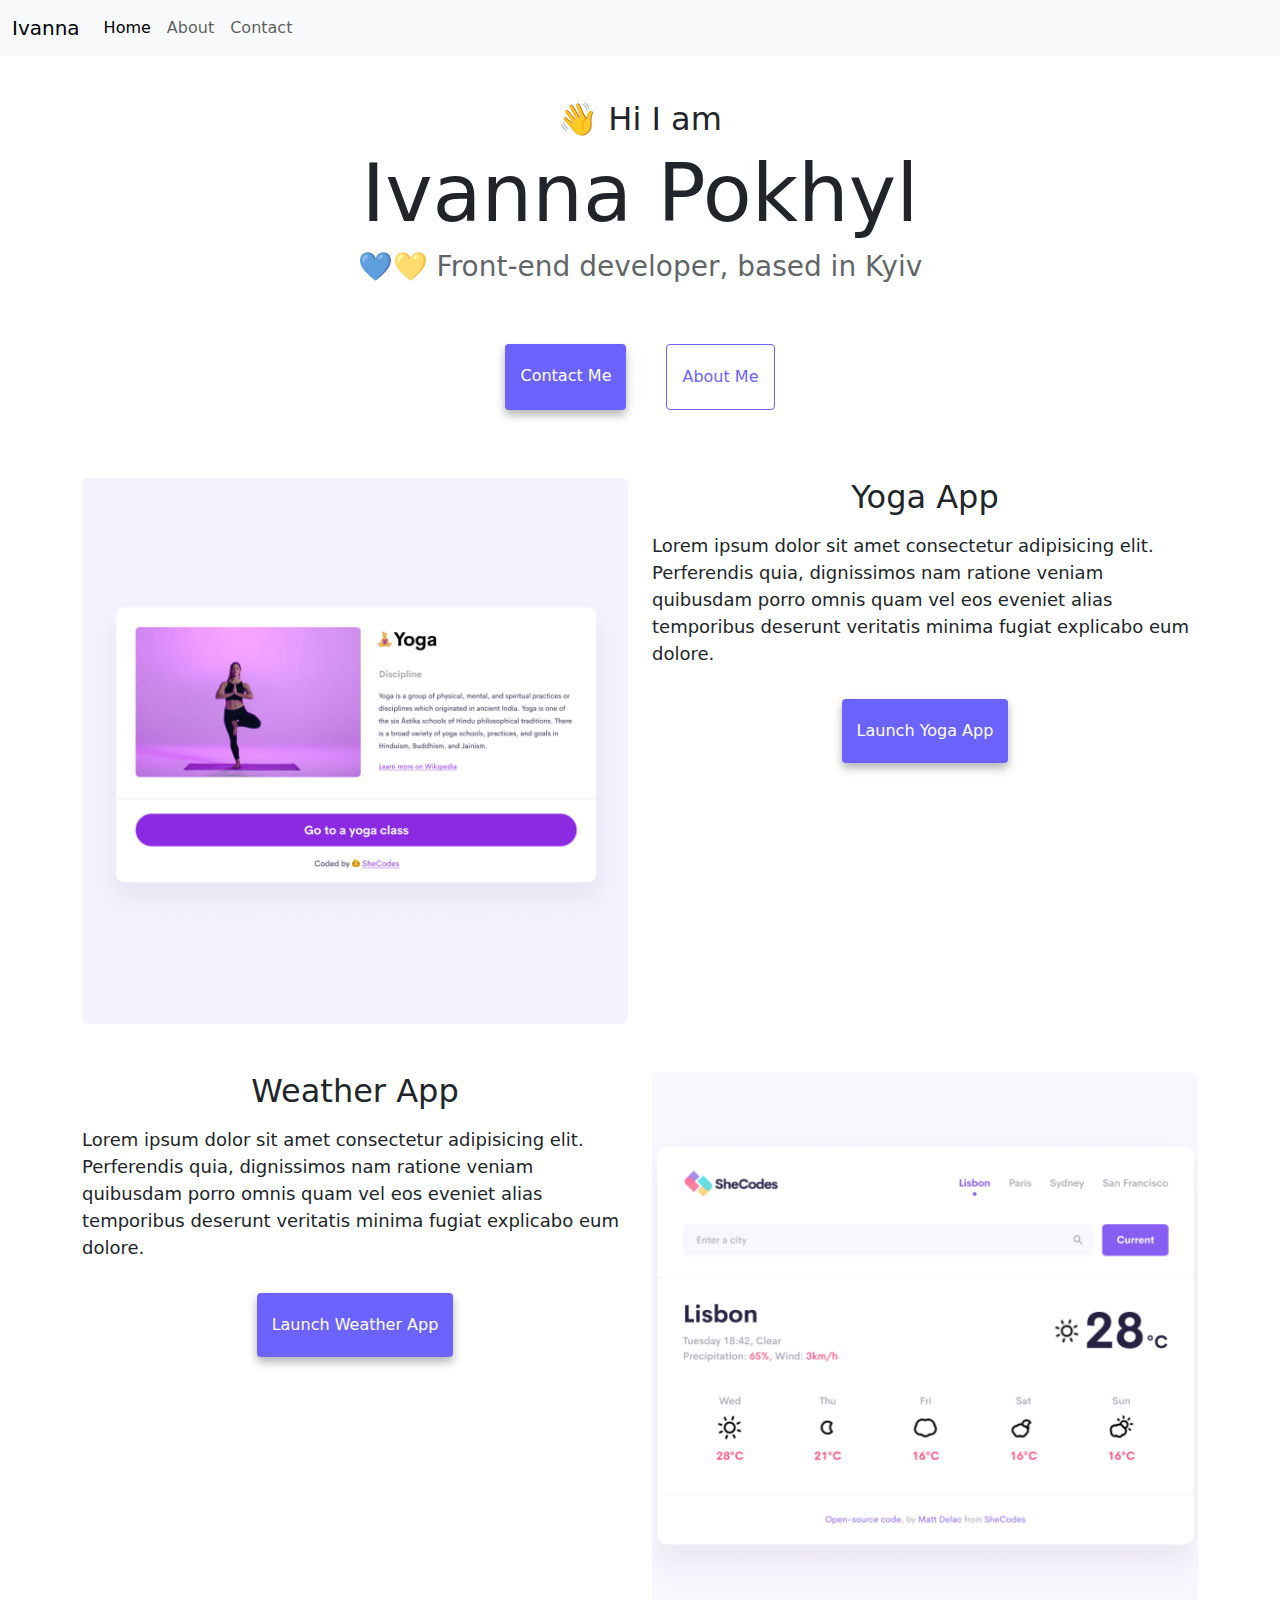
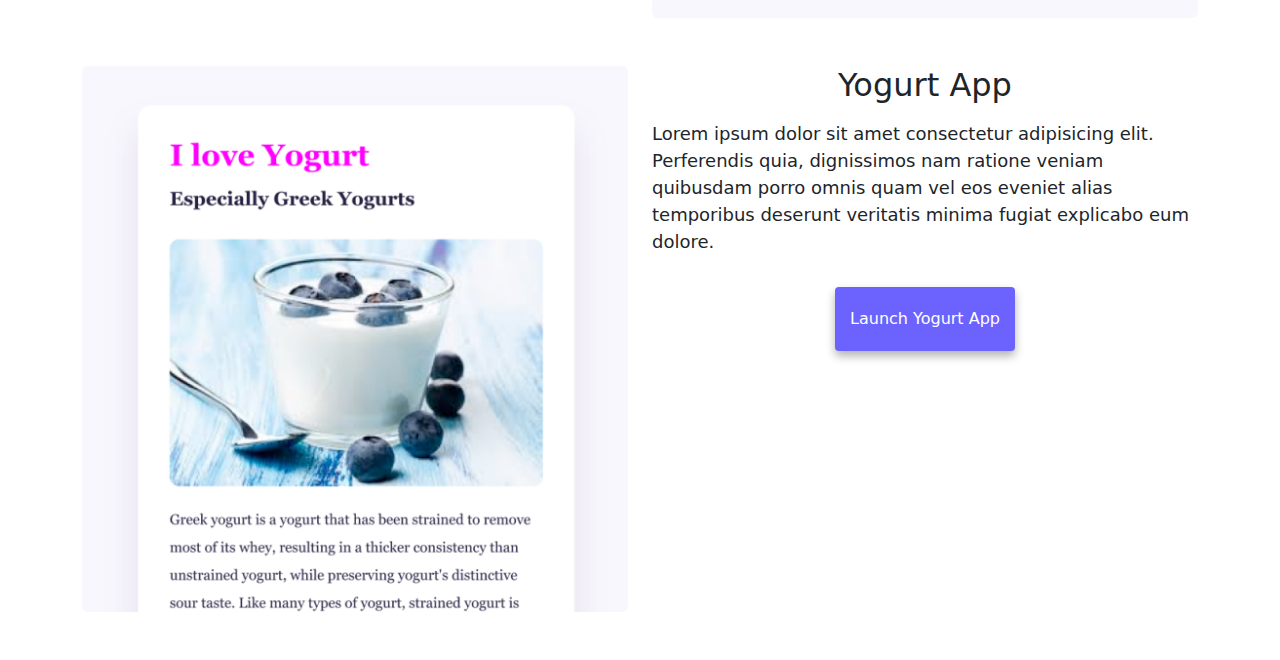
<file: index.html>
<!DOCTYPE html>
<html lang="en">
<head>
    <meta charset="UTF-8" />
    <meta http-equiv="X-UA-Compatible" content="IE=edge" />
    <meta name="viewport" content="width=device-width, initial-scale=1.0" />
    <meta name="description" content="Welcome to Ivanna's Pokhyl portfolio website">
    <title>Ivanna Pokhyl | Portfolio</title>
    <link rel="stylesheet" href="style/style.css" />
    <link
            rel="stylesheet"
            href="https://cdn.jsdelivr.net/npm/bootstrap@5.2.1/dist/css/bootstrap.min.css
    "
    />
</head>
<body>
<nav class="navbar fixed-top navbar-expand-lg bg-light navbar-light">
    <div class="container-fluid">
        <a class="navbar-brand" href="#">Ivanna</a>
        <button
                class="navbar-toggler"
                type="button"
                data-bs-toggle="collapse"
                data-bs-target="#navbarNavAltMarkup"
                aria-controls="navbarNavAltMarkup"
                aria-expanded="false"
                aria-label="Toggle navigation"
        >
            <span class="navbar-toggler-icon"></span>
        </button>
        <div class="collapse navbar-collapse" id="navbarNavAltMarkup">
            <div class="navbar-nav">
                <a class="nav-link active" aria-current="page" href="#">Home</a>
                <a class="nav-link" href="about.html">About</a>
                <a class="nav-link" href="about.html#contact">Contact</a>
            </div>
        </div>
    </div>
</nav>


<div class="wrapper">
    <h2 class="text-center mt-5">👋 Hi I am</h2>
    <h1 class="text-center title">Ivanna Pokhyl</h1>
    <h3 class="text-center">💙💛 Front-end developer, based in Kyiv</h3>
    <div class="navigation-links">
        <a href="about.html#contact" class="contact-link">Contact me</a>
        <a href="about.html" class="about-link">About me</a>
    </div>
</div>


<div class="container mt-5">
    <div class="row mb-5">
        <div class="col-md-6">
            <img src="img/yoga.png" alt="yoga" class="img-fluid rounded" />
        </div>
        <div class="col-md-6">
            <h2 class="my-3 mt-md-0">Yoga App</h2>
            <p class="text-md-start text-center">
                Lorem ipsum dolor sit amet consectetur adipisicing elit. Perferendis
                quia, dignissimos nam ratione veniam quibusdam porro omnis quam vel
                eos eveniet alias temporibus deserunt veritatis minima fugiat
                explicabo eum dolore.
            </p>
            <div class="mt-3 d-flex justify-content-center">
                <a href="#" class="primary-link" title="Yoga project">Launch Yoga App</a>
            </div>
        </div>
    </div>

    <div class="row mb-5 flex-md-row-reverse">
        <div class="col-md-6">
            <img src="img/weather.png" alt="weather" class="img-fluid rounded" />
        </div>
        <div class="col-md-6">
            <h2 class="my-3 mt-md-0">Weather App</h2>
            <p class="text-md-start text-center">
                Lorem ipsum dolor sit amet consectetur adipisicing elit. Perferendis
                quia, dignissimos nam ratione veniam quibusdam porro omnis quam vel
                eos eveniet alias temporibus deserunt veritatis minima fugiat
                explicabo eum dolore.
            </p>
            <div class="mt-3 d-flex justify-content-center">
                <a href="#" class="primary-link" title="Weather project">Launch Weather App</a>
            </div>
        </div>
    </div>

    <div class="row mb-5">
            <div class="col-md-6">
                <img src="img/yogurt.png" alt="yogurt" class="img-fluid rounded" />
            </div>
            <div class="col-md-6">
                <h2 class="my-3 mt-md-0">Yogurt App</h2>
                <p class="text-md-start text-center">
                    Lorem ipsum dolor sit amet consectetur adipisicing elit. Perferendis
                    quia, dignissimos nam ratione veniam quibusdam porro omnis quam vel
                    eos eveniet alias temporibus deserunt veritatis minima fugiat
                    explicabo eum dolore.
                </p>
                <div class="mt-3 d-flex justify-content-center">
                    <a href="#" class="primary-link" title="Yogurt project">Launch Yogurt App</a>
                </div>
            </div>
    </div>
</div>

    <script src="https://cdn.jsdelivr.net/npm/bootstrap@5.2.1/dist/js/bootstrap.bundle.min.js
    "></script>
</body>
</html>
</file>
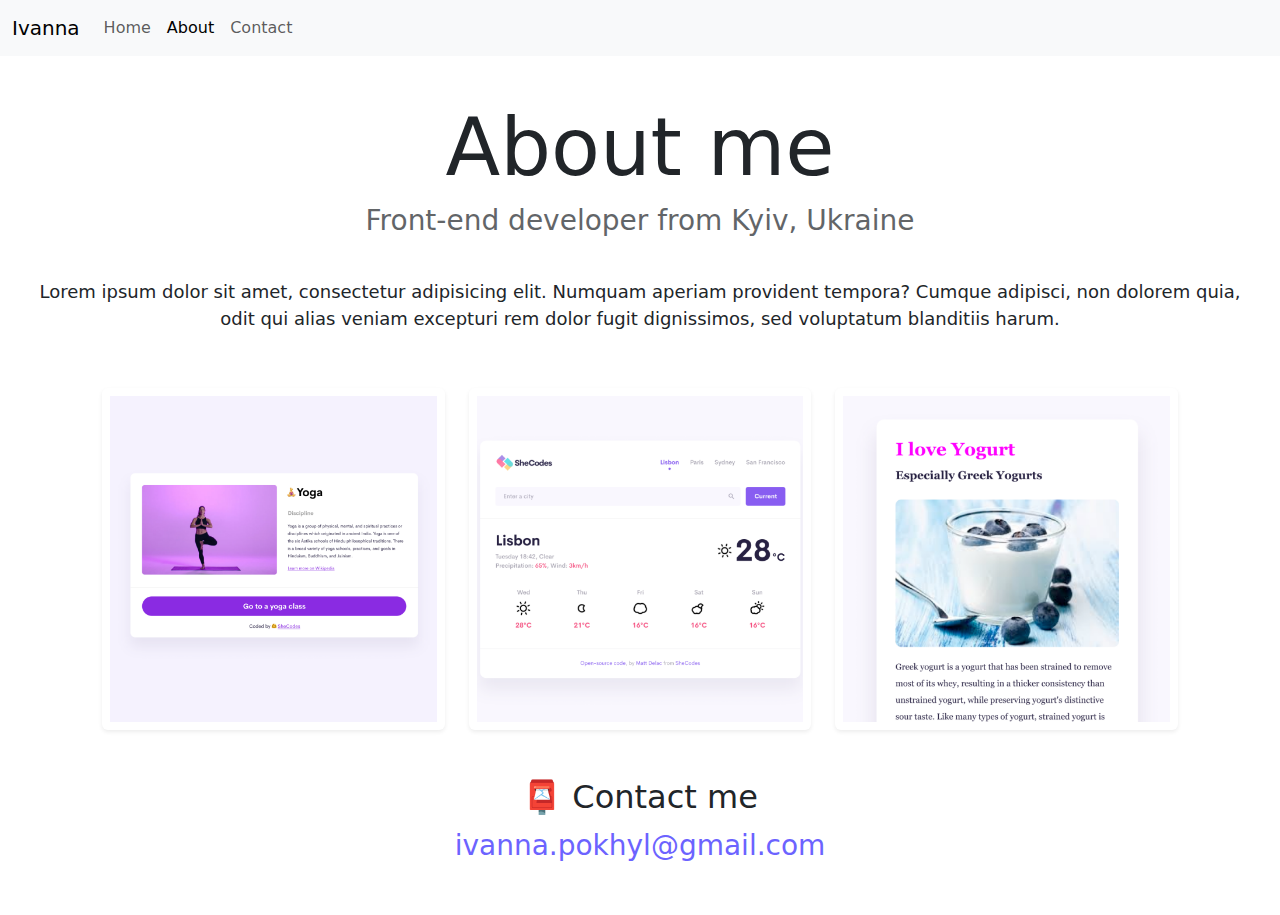
<file: about.html>
<!DOCTYPE html>
<html lang="en">
<head>
    <meta charset="UTF-8" />
    <meta http-equiv="X-UA-Compatible" content="IE=edge" />
    <meta name="viewport" content="width=device-width, initial-scale=1.0" />
    <meta name="description" content="In this page you can find more information about Ivanna's projects">
    <link rel="stylesheet" href="style/style.css" />
    <link
            rel="stylesheet"
            href="https://cdn.jsdelivr.net/npm/bootstrap@5.2.1/dist/css/bootstrap.min.css
  "
    />
    <title>About | Ivanna Pokhyl</title>
</head>
<body>
<nav class="navbar fixed-top navbar-expand-lg bg-light">
    <div class="container-fluid">
        <a class="navbar-brand" href="#">Ivanna</a>
        <button
                class="navbar-toggler"
                type="button"
                data-bs-toggle="collapse"
                data-bs-target="#navbarNavAltMarkup"
                aria-controls="navbarNavAltMarkup"
                aria-expanded="false"
                aria-label="Toggle navigation"
        >
            <span class="navbar-toggler-icon"></span>
        </button>
        <div class="collapse navbar-collapse" id="navbarNavAltMarkup">
            <div class="navbar-nav">
                <a class="nav-link" aria-current="page" href="index.html">Home</a>
                <a class="nav-link active" href="about.html">About</a>
                <a class="nav-link" href="about.html#contact">Contact</a>
            </div>
        </div>
    </div>
</nav>

<div class="wrapper">
    <h1 class="title">About me</h1>
    <h3>Front-end developer from Kyiv, Ukraine</h3>
    <div class="about-paragraphs text-center px-4">
        <p>
            Lorem ipsum dolor sit amet, consectetur adipisicing elit. Numquam
            aperiam provident tempora? Cumque adipisci, non dolorem quia, odit qui
            alias veniam excepturi rem dolor fugit dignissimos, sed voluptatum
            blanditiis harum.
        </p>
    </div>
</div>

<div class="container">
    <div class="row mx-2">
        <div class="col-sm-4 mb-3 mb-sm-0">
            <img
                    src="img/yoga.png"
                    alt="yoga project"
                    class="img-fluid rounded shadow-sm p-2"
            />
        </div>
        <div class="col-sm-4 my-3 my-sm-0">
            <img
                    src="img/weather.png"
                    alt="weather project"
                    class="img-fluid rounded shadow-sm p-2 "
            />
        </div>
        <div class="col-sm-4 mt-3 mt-sm-0">
            <img
                    src="img/yogurt.png"
                    alt="yogurt project"
                    class="img-fluid rounded shadow-sm p-2 "
            />
        </div>
    </div>
</div>

<div id="contact" class="my-5">
    <h2>📮 Contact me</h2>
    <a href="mailto:ivanna.pokhyl@gmail.com" class="email-link">
        ivanna.pokhyl@gmail.com
    </a>
</div>
<script src="https://cdn.jsdelivr.net/npm/bootstrap@5.2.1/dist/js/bootstrap.bundle.min.js
    "></script>
</body>
</html>
</file>
<file: style/style.css>
:root {
    --primary-color: #6c63ff;
    --secondary-color: #f5f2fe;
    --box-shadow: 0 5px 10px rgba(0, 0, 0, 0.3);
}

body {
    margin: 150px auto;
    /* max-width: 800px; */
}

h1,
h2,
h3 {
    text-align: center;
    margin: 0;
}

.title {
    font-size: 5rem;
}

h2 {
    font-size: 48px;
}

h3 {
    font-size: 24px;
    opacity: 0.7;
}

p {
    padding: 0 0 1rem 0;
    border-radius: 4px;
    font-size: 18px;
    line-height: 1.5;
    text-align: center;
}

.navigation-links {
    display: flex;
    margin-top: 40px;
    justify-content: center;
}

.navigation-links a {
    margin: 20px;
    border-radius: 4px;
    padding: 20px 15px;
    text-decoration: none;
    text-transform: capitalize;
}

.contact-link {
    background: var(--primary-color);
    box-shadow: var(--box-shadow);
    color: white;
    transition: all 0.3s ease-in;
}

.contact-link:hover {
    color: var(--primary-color);
    background: var(--secondary-color);
}

.about-link {
    color: var(--primary-color);
    border: 1px solid var(--primary-color);
    transition: all 0.3s ease-in;
}

.about-link:hover {
    background: var(--secondary-color);
}

.homepage-link {
    color: var(--primary-color);
    text-align: center;
    display: block;
}

.about-paragraphs {
    display: flex;
    margin: 30px 0;
}

.about-paragraphs p {
    margin: 10px;
}

.email-link {
    display: flex;
    justify-content: center;
    color: var(--primary-color);
    font-size: 28px;
    text-decoration: none;
}

.email-link:hover {
    text-decoration: underline;
}

.primary-link {
    border-radius: 4px;
    padding: 20px 15px;
    text-decoration: none;
    text-transform: capitalize;
    background: var(--primary-color);
    box-shadow: var(--box-shadow);
    color: white;
    transition: all 0.3s ease-in;
}

.primary-link:hover {
    color: var(--primary-color);
    background: var(--secondary-color);
}

.img-fluid {
    max-width: 100%;
    height: auto;
}

.wrapper {
    margin-top: 100px;
}

@media screen and (max-width: 768px) {
    .title{
        font-size: 3rem;
    }
    
}
</file>
